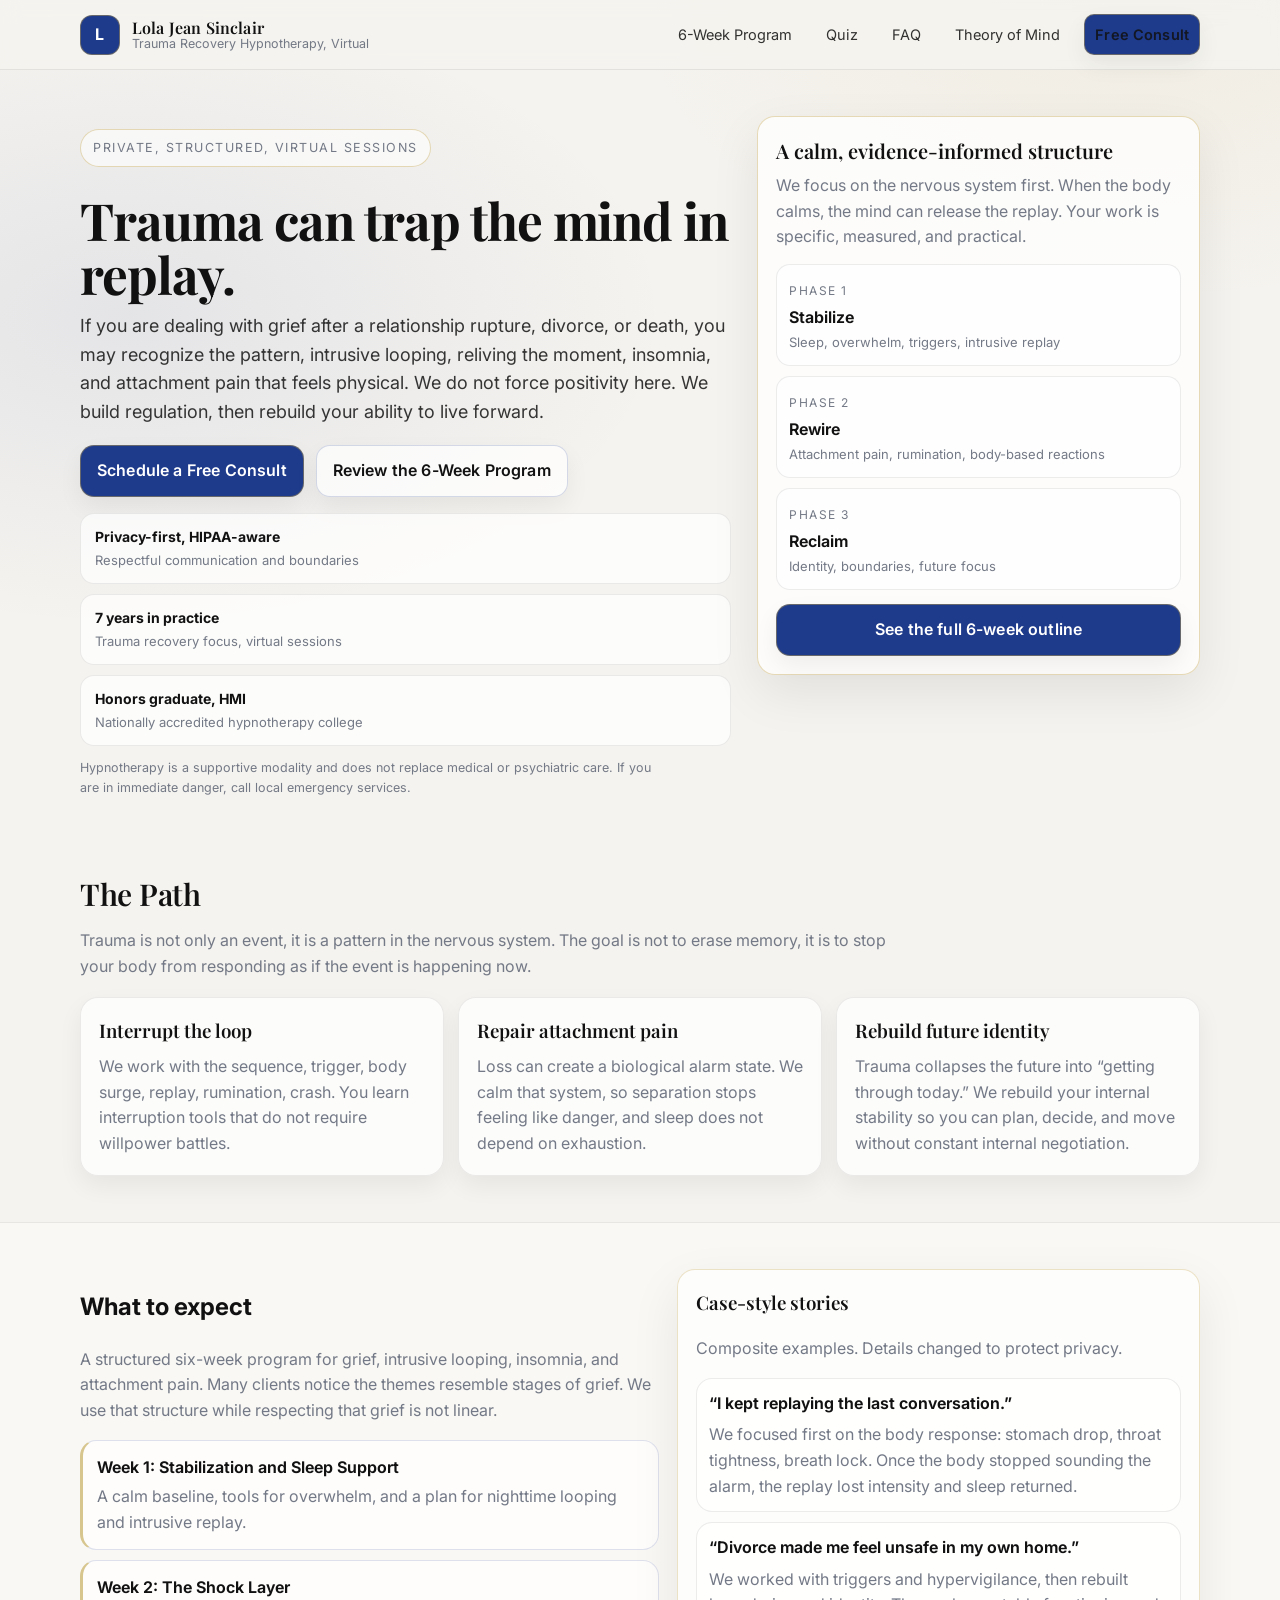
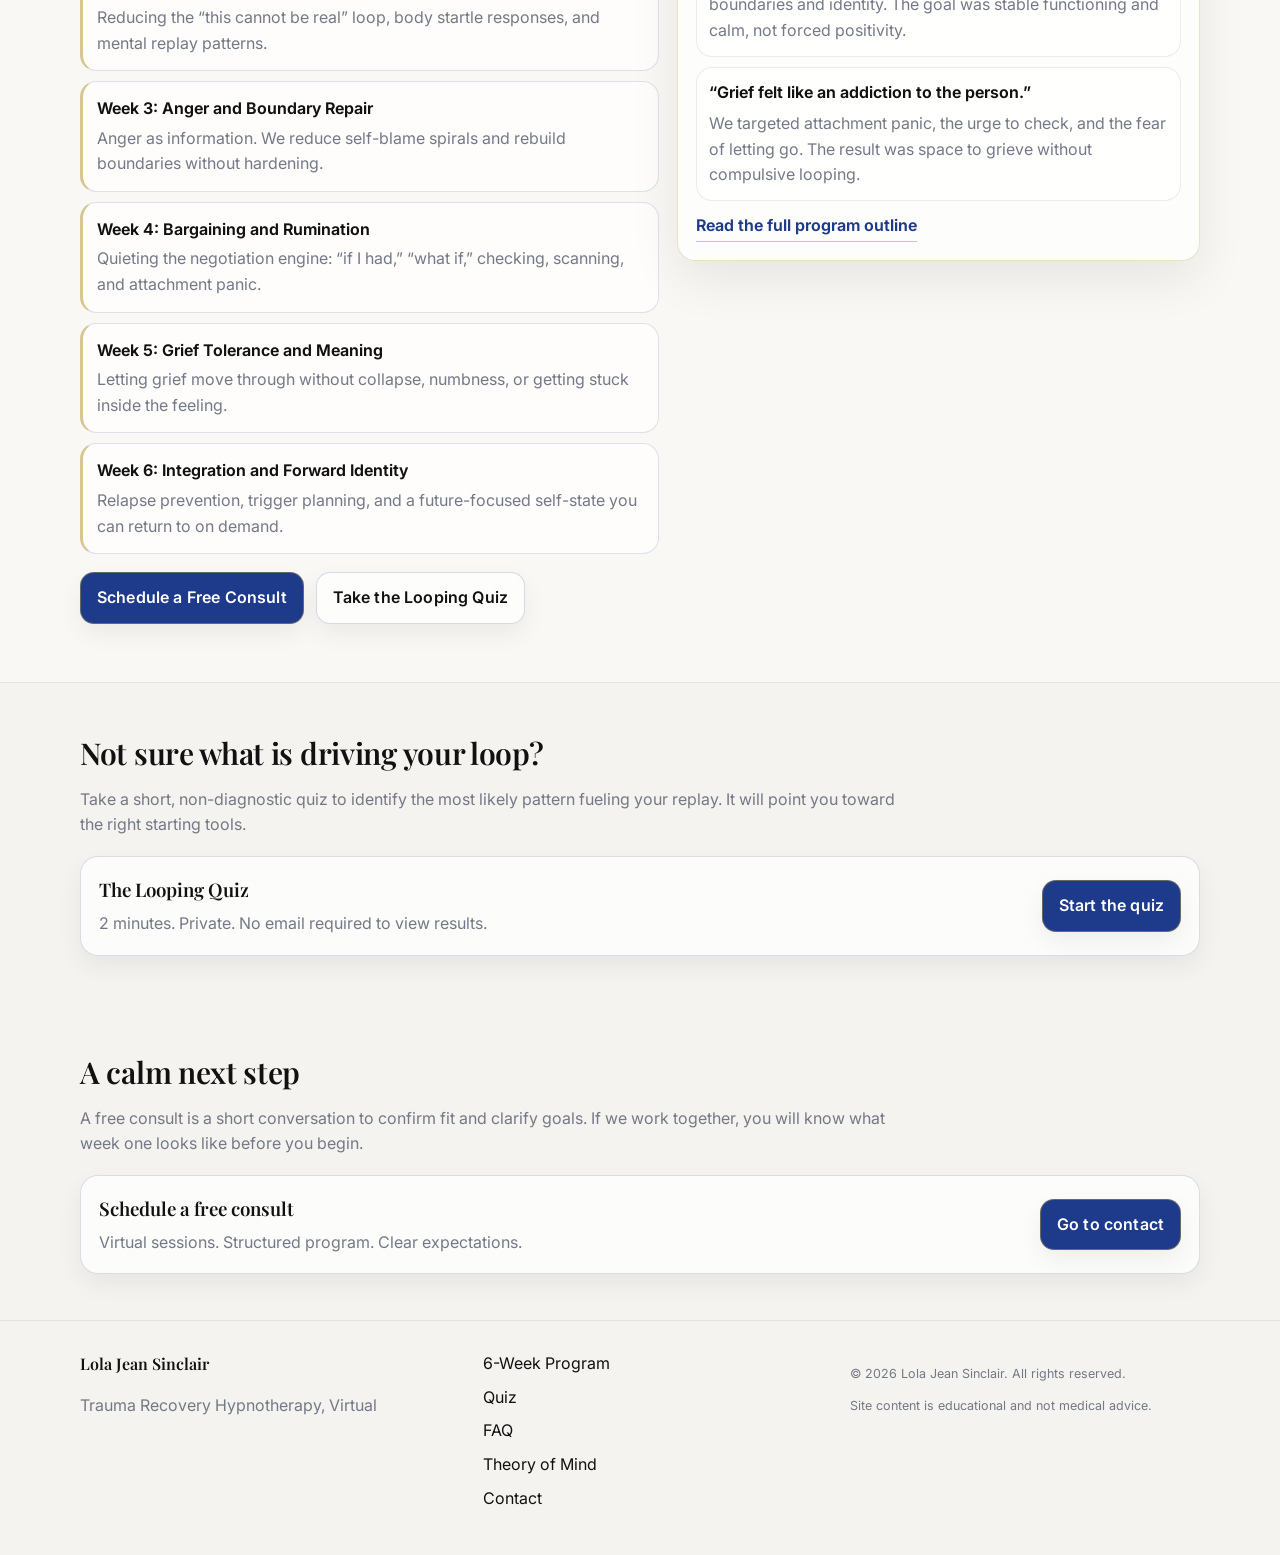
<file: index.html>
<!doctype html>
<html lang="en">
<head>
  <meta charset="utf-8" />
  <meta name="viewport" content="width=device-width, initial-scale=1" />
  <title>Lola Jean Sinclair | Trauma Recovery Hypnotherapy (Virtual)</title>
  <meta name="description" content="Trauma recovery hypnotherapy for grief, intrusive looping, insomnia, and attachment pain. Structured six-week program. Virtual sessions. Book a free consult." />
  <link rel="stylesheet" href="styles.css" />
  <link rel="icon" href="favicon.ico" />
</head>

<body>
  <a class="skip-link" href="#main">Skip to content</a>

  <header class="site-header">
    <div class="container header-inner">
      <a class="brand" href="index.html" aria-label="Home">
        <span class="brand-mark" aria-hidden="true">L</span>
        <span class="brand-text">
          <span class="brand-name">Lola Jean Sinclair</span>
          <span class="brand-sub">Trauma Recovery Hypnotherapy, Virtual</span>
        </span>
      </a>

      <nav class="nav" aria-label="Primary">
        <a href="program.html">6-Week Program</a>
        <a href="quiz.html">Quiz</a>
        <a href="faq.html">FAQ</a>
        <a href="kappas-theory.html">Theory of Mind</a>
        <a class="btn btn-small" href="contact.html">Free Consult</a>
      </nav>

      <button class="nav-toggle" id="navToggle" aria-label="Open menu" aria-expanded="false" aria-controls="mobileNav">
        <span aria-hidden="true">Menu</span>
      </button>
    </div>

    <div class="mobile-nav" id="mobileNav" hidden>
      <div class="container mobile-nav-inner">
        <a href="program.html">6-Week Program</a>
        <a href="quiz.html">Quiz</a>
        <a href="faq.html">FAQ</a>
        <a href="kappas-theory.html">Theory of Mind</a>
        <a class="btn" href="contact.html">Book a Free Consult</a>
      </div>
    </div>
  </header>

  <main id="main">
    <!-- HERO -->
    <section class="hero">
      <div class="container hero-grid">
        <div class="hero-copy">
          <p class="eyebrow">Private, structured, virtual sessions</p>

          <h1>Trauma can trap the mind in replay.</h1>

          <p class="lead">
            If you are dealing with grief after a relationship rupture, divorce, or death, you may recognize the pattern,
            intrusive looping, reliving the moment, insomnia, and attachment pain that feels physical.
            We do not force positivity here. We build regulation, then rebuild your ability to live forward.
          </p>

          <div class="cta-row">
            <a class="btn" href="contact.html">Schedule a Free Consult</a>
            <a class="btn btn-ghost" href="program.html">Review the 6-Week Program</a>
          </div>

          <ul class="trust-badges" aria-label="Credentials">
            <li>
              <strong>Privacy-first, HIPAA-aware</strong>
              <span>Respectful communication and boundaries</span>
            </li>
            <li>
              <strong>7 years in practice</strong>
              <span>Trauma recovery focus, virtual sessions</span>
            </li>
            <li>
              <strong>Honors graduate, HMI</strong>
              <span>Nationally accredited hypnotherapy college</span>
            </li>
          </ul>

          <p class="fineprint">
            Hypnotherapy is a supportive modality and does not replace medical or psychiatric care.
            If you are in immediate danger, call local emergency services.
          </p>
        </div>

        <!-- SIDE CARD -->
        <div class="hero-card" aria-label="Overview">
          <div class="glass">
            <h2 class="card-title">A calm, evidence-informed structure</h2>
            <p class="card-sub">
              We focus on the nervous system first. When the body calms, the mind can release the replay.
              Your work is specific, measured, and practical.
            </p>

            <div class="mini-steps">
              <div class="mini-step">
                <span class="step-kicker">Phase 1</span>
                <span class="step-title">Stabilize</span>
                <span class="step-desc">Sleep, overwhelm, triggers, intrusive replay</span>
              </div>
              <div class="mini-step">
                <span class="step-kicker">Phase 2</span>
                <span class="step-title">Rewire</span>
                <span class="step-desc">Attachment pain, rumination, body-based reactions</span>
              </div>
              <div class="mini-step">
                <span class="step-kicker">Phase 3</span>
                <span class="step-title">Reclaim</span>
                <span class="step-desc">Identity, boundaries, future focus</span>
              </div>
            </div>

            <a class="btn btn-wide" href="program.html">See the full 6-week outline</a>
          </div>
        </div>
      </div>
    </section>

    <!-- THE PATH -->
    <section class="section">
      <div class="container">
        <div class="section-head">
          <h2>The Path</h2>
          <p>
            Trauma is not only an event, it is a pattern in the nervous system.
            The goal is not to erase memory, it is to stop your body from responding as if the event is happening now.
          </p>
        </div>

        <div class="cards">
          <article class="card">
            <h3>Interrupt the loop</h3>
            <p>
              We work with the sequence, trigger, body surge, replay, rumination, crash.
              You learn interruption tools that do not require willpower battles.
            </p>
          </article>

          <article class="card">
            <h3>Repair attachment pain</h3>
            <p>
              Loss can create a biological alarm state. We calm that system, so separation stops feeling like danger,
              and sleep does not depend on exhaustion.
            </p>
          </article>

          <article class="card">
            <h3>Rebuild future identity</h3>
            <p>
              Trauma collapses the future into “getting through today.” We rebuild your internal stability so you can plan,
              decide, and move without constant internal negotiation.
            </p>
          </article>
        </div>
      </div>
    </section>

    <!-- WHAT TO EXPECT + STORIES -->
    <section class="section alt">
      <div class="container">
        <div class="two-col">
          <div>
            <h2>What to expect</h2>
            <p class="muted">
              A structured six-week program for grief, intrusive looping, insomnia, and attachment pain.
              Many clients notice the themes resemble stages of grief. We use that structure while respecting that grief is not linear.
            </p>

            <ol class="timeline">
              <li>
                <span class="t-title">Week 1: Stabilization and Sleep Support</span>
                <span class="t-desc">A calm baseline, tools for overwhelm, and a plan for nighttime looping and intrusive replay.</span>
              </li>
              <li>
                <span class="t-title">Week 2: The Shock Layer</span>
                <span class="t-desc">Reducing the “this cannot be real” loop, body startle responses, and mental replay patterns.</span>
              </li>
              <li>
                <span class="t-title">Week 3: Anger and Boundary Repair</span>
                <span class="t-desc">Anger as information. We reduce self-blame spirals and rebuild boundaries without hardening.</span>
              </li>
              <li>
                <span class="t-title">Week 4: Bargaining and Rumination</span>
                <span class="t-desc">Quieting the negotiation engine: “if I had,” “what if,” checking, scanning, and attachment panic.</span>
              </li>
              <li>
                <span class="t-title">Week 5: Grief Tolerance and Meaning</span>
                <span class="t-desc">Letting grief move through without collapse, numbness, or getting stuck inside the feeling.</span>
              </li>
              <li>
                <span class="t-title">Week 6: Integration and Forward Identity</span>
                <span class="t-desc">Relapse prevention, trigger planning, and a future-focused self-state you can return to on demand.</span>
              </li>
            </ol>

            <div class="cta-row">
              <a class="btn" href="contact.html">Schedule a Free Consult</a>
              <a class="btn btn-ghost" href="quiz.html">Take the Looping Quiz</a>
            </div>
          </div>

          <div class="panel">
            <h3>Case-style stories</h3>
            <p class="muted">Composite examples. Details changed to protect privacy.</p>

            <div class="story">
              <p class="story-title">“I kept replaying the last conversation.”</p>
              <p class="story-body">
                We focused first on the body response: stomach drop, throat tightness, breath lock.
                Once the body stopped sounding the alarm, the replay lost intensity and sleep returned.
              </p>
            </div>

            <div class="story">
              <p class="story-title">“Divorce made me feel unsafe in my own home.”</p>
              <p class="story-body">
                We worked with triggers and hypervigilance, then rebuilt boundaries and identity.
                The goal was stable functioning and calm, not forced positivity.
              </p>
            </div>

            <div class="story">
              <p class="story-title">“Grief felt like an addiction to the person.”</p>
              <p class="story-body">
                We targeted attachment panic, the urge to check, and the fear of letting go.
                The result was space to grieve without compulsive looping.
              </p>
            </div>

            <a class="link" href="program.html">Read the full program outline</a>
          </div>
        </div>
      </div>
    </section>

    <!-- QUIZ CTA -->
    <section class="section">
      <div class="container">
        <div class="section-head">
          <h2>Not sure what is driving your loop?</h2>
          <p>
            Take a short, non-diagnostic quiz to identify the most likely pattern fueling your replay.
            It will point you toward the right starting tools.
          </p>
        </div>

        <div class="cta-slab">
          <div>
            <h3>The Looping Quiz</h3>
            <p class="muted">2 minutes. Private. No email required to view results.</p>
          </div>
          <a class="btn" href="quiz.html">Start the quiz</a>
        </div>
      </div>
    </section>

    <!-- FINAL CTA -->
    <section class="section">
      <div class="container">
        <div class="section-head">
          <h2>A calm next step</h2>
          <p>
            A free consult is a short conversation to confirm fit and clarify goals.
            If we work together, you will know what week one looks like before you begin.
          </p>
        </div>

        <div class="cta-slab">
          <div>
            <h3>Schedule a free consult</h3>
            <p class="muted">Virtual sessions. Structured program. Clear expectations.</p>
          </div>
          <a class="btn" href="contact.html">Go to contact</a>
        </div>
      </div>
    </section>
  </main>

  <footer class="site-footer">
    <div class="container footer-grid">
      <div>
        <p class="footer-brand">Lola Jean Sinclair</p>
        <p class="muted">Trauma Recovery Hypnotherapy, Virtual</p>
      </div>

      <div class="footer-links">
        <a href="program.html">6-Week Program</a>
        <a href="quiz.html">Quiz</a>
        <a href="faq.html">FAQ</a>
        <a href="kappas-theory.html">Theory of Mind</a>
        <a href="contact.html">Contact</a>
      </div>

      <div class="muted small">
        <p>© <span id="year"></span> Lola Jean Sinclair. All rights reserved.</p>
        <p>Site content is educational and not medical advice.</p>
      </div>
    </div>
  </footer>

  <script src="script.js"></script>
</body>
</html>
</file>
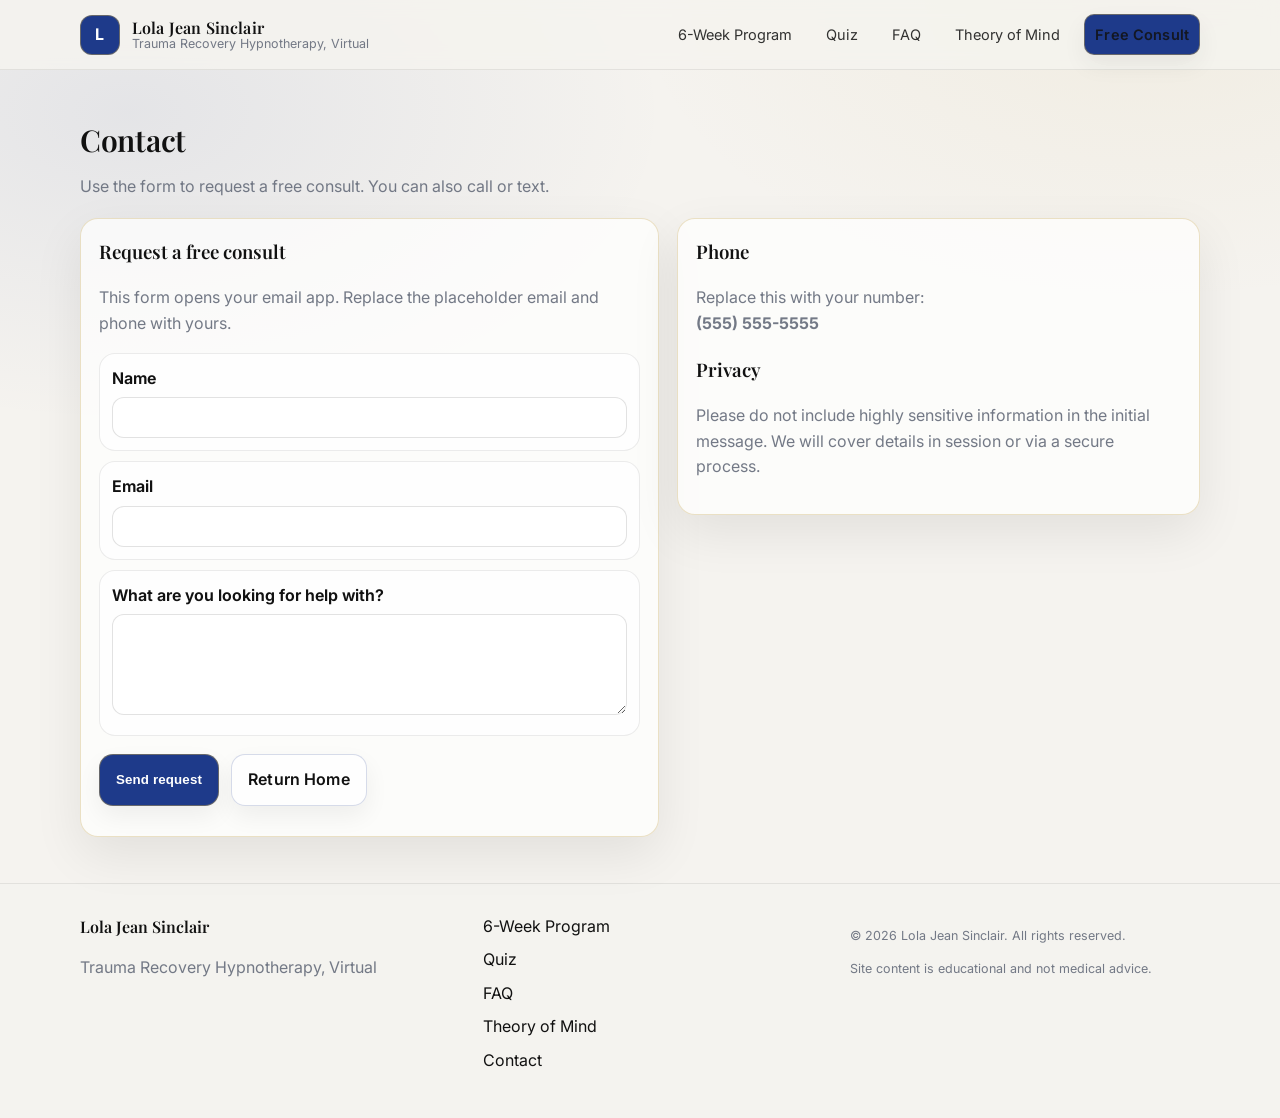
<file: contact.html>
<!doctype html>
<html lang="en">
<head>
  <meta charset="utf-8" />
  <meta name="viewport" content="width=device-width, initial-scale=1" />
  <title>Contact | Lola Jean Sinclair</title>
  <meta name="description" content="Book a free consult for trauma recovery hypnotherapy. Virtual sessions. Contact form and phone." />
  <link rel="stylesheet" href="styles.css" />
</head>
<body>
  <header class="site-header">
    <div class="container header-inner">
      <a class="brand" href="index.html" aria-label="Home">
        <span class="brand-mark" aria-hidden="true">L</span>
        <span class="brand-text">
          <span class="brand-name">Lola Jean Sinclair</span>
          <span class="brand-sub">Trauma Recovery Hypnotherapy, Virtual</span>
        </span>
      </a>

      <nav class="nav" aria-label="Primary">
        <a href="program.html">6-Week Program</a>
        <a href="quiz.html">Quiz</a>
        <a href="faq.html">FAQ</a>
        <a href="kappas-theory.html">Theory of Mind</a>
        <a class="btn btn-small" href="contact.html">Free Consult</a>
      </nav>

      <button class="nav-toggle" id="navToggle" aria-label="Open menu" aria-expanded="false" aria-controls="mobileNav">
        <span aria-hidden="true">Menu</span>
      </button>
    </div>

    <div class="mobile-nav" id="mobileNav" hidden>
      <div class="container mobile-nav-inner">
        <a href="program.html">6-Week Program</a>
        <a href="quiz.html">Quiz</a>
        <a href="faq.html">FAQ</a>
        <a href="kappas-theory.html">Theory of Mind</a>
        <a class="btn" href="contact.html">Book a Free Consult</a>
      </div>
    </div>
  </header>

  <main id="main">
    <section class="section">
      <div class="container">
        <div class="section-head">
          <h2>Contact</h2>
          <p>
            Use the form to request a free consult. You can also call or text.
          </p>
        </div>

        <div class="two-col">
          <div class="panel">
            <h3>Request a free consult</h3>
            <p class="muted">This form opens your email app. Replace the placeholder email and phone with yours.</p>

            <form action="mailto:youremail@example.com" method="post" enctype="text/plain">
              <div class="story">
                <p class="story-title">Name</p>
                <p class="story-body"><input name="name" required style="width:100%; padding:12px; border-radius:12px; border:1px solid rgba(17,17,17,.12);" /></p>
              </div>

              <div class="story">
                <p class="story-title">Email</p>
                <p class="story-body"><input type="email" name="email" required style="width:100%; padding:12px; border-radius:12px; border:1px solid rgba(17,17,17,.12);" /></p>
              </div>

              <div class="story">
                <p class="story-title">What are you looking for help with?</p>
                <p class="story-body">
                  <textarea name="message" rows="5" required style="width:100%; padding:12px; border-radius:12px; border:1px solid rgba(17,17,17,.12);"></textarea>
                </p>
              </div>

              <div class="cta-row">
                <button class="btn" type="submit">Send request</button>
                <a class="btn btn-ghost" href="index.html">Return Home</a>
              </div>
            </form>
          </div>

          <div class="panel">
            <h3>Phone</h3>
            <p class="muted">
              Replace this with your number:
              <br />
              <strong>(555) 555-5555</strong>
            </p>

            <h3 style="margin-top:18px;">Privacy</h3>
            <p class="muted">
              Please do not include highly sensitive information in the initial message.
              We will cover details in session or via a secure process.
            </p>
          </div>
        </div>
      </div>
    </section>
  </main>

  <footer class="site-footer">
    <div class="container footer-grid">
      <div>
        <p class="footer-brand">Lola Jean Sinclair</p>
        <p class="muted">Trauma Recovery Hypnotherapy, Virtual</p>
      </div>
      <div class="footer-links">
        <a href="program.html">6-Week Program</a>
        <a href="quiz.html">Quiz</a>
        <a href="faq.html">FAQ</a>
        <a href="kappas-theory.html">Theory of Mind</a>
        <a href="contact.html">Contact</a>
      </div>
      <div class="muted small">
        <p>© <span id="year"></span> Lola Jean Sinclair. All rights reserved.</p>
        <p>Site content is educational and not medical advice.</p>
      </div>
    </div>
  </footer>

  <script src="script.js"></script>
</body>
</html>
</file>
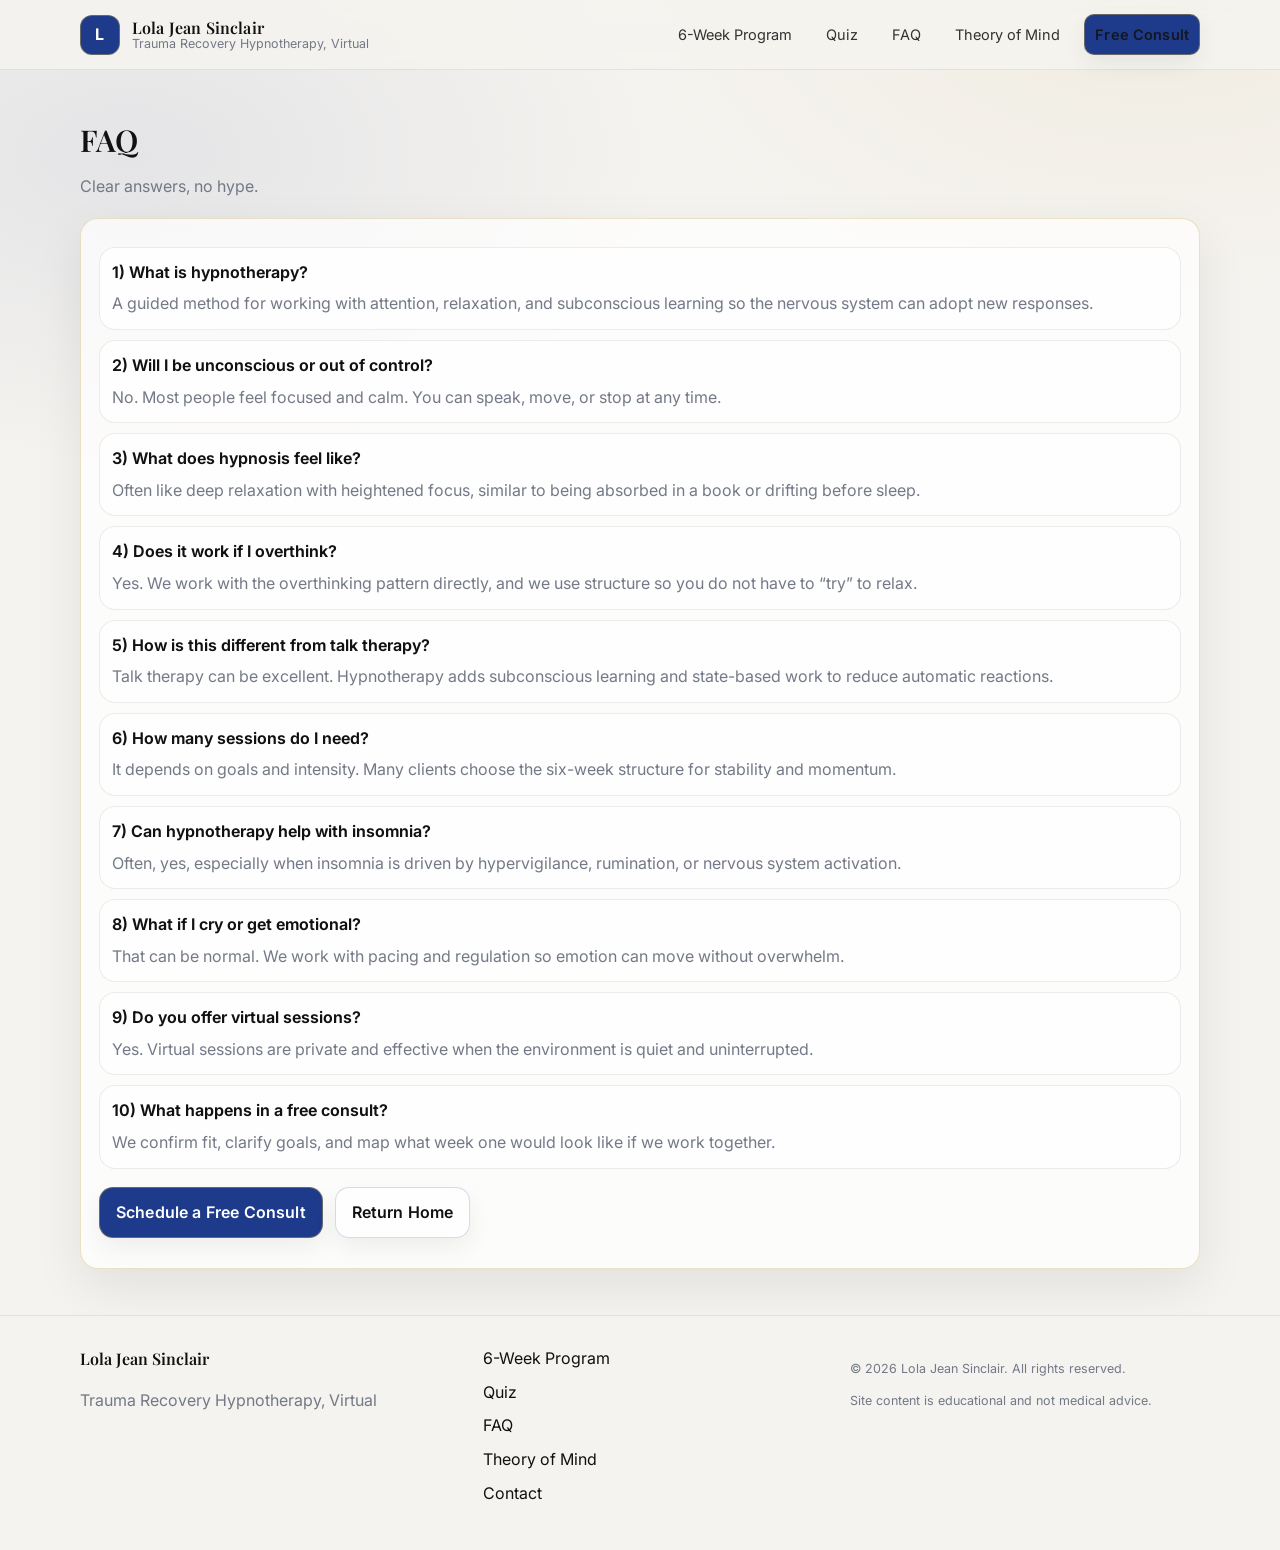
<file: faq.html>
<!doctype html>
<html lang="en">
<head>
  <meta charset="utf-8" />
  <meta name="viewport" content="width=device-width, initial-scale=1" />
  <title>FAQ | Lola Jean Sinclair</title>
  <meta name="description" content="Frequently asked questions about hypnotherapy, how it works, what it feels like, and what to expect." />
  <link rel="stylesheet" href="styles.css" />
</head>
<body>
  <header class="site-header">
    <div class="container header-inner">
      <a class="brand" href="index.html" aria-label="Home">
        <span class="brand-mark" aria-hidden="true">L</span>
        <span class="brand-text">
          <span class="brand-name">Lola Jean Sinclair</span>
          <span class="brand-sub">Trauma Recovery Hypnotherapy, Virtual</span>
        </span>
      </a>

      <nav class="nav" aria-label="Primary">
        <a href="program.html">6-Week Program</a>
        <a href="quiz.html">Quiz</a>
        <a href="faq.html">FAQ</a>
        <a href="kappas-theory.html">Theory of Mind</a>
        <a class="btn btn-small" href="contact.html">Free Consult</a>
      </nav>

      <button class="nav-toggle" id="navToggle" aria-label="Open menu" aria-expanded="false" aria-controls="mobileNav">
        <span aria-hidden="true">Menu</span>
      </button>
    </div>

    <div class="mobile-nav" id="mobileNav" hidden>
      <div class="container mobile-nav-inner">
        <a href="program.html">6-Week Program</a>
        <a href="quiz.html">Quiz</a>
        <a href="faq.html">FAQ</a>
        <a href="kappas-theory.html">Theory of Mind</a>
        <a class="btn" href="contact.html">Book a Free Consult</a>
      </div>
    </div>
  </header>

  <main id="main">
    <section class="section">
      <div class="container">
        <div class="section-head">
          <h2>FAQ</h2>
          <p>Clear answers, no hype.</p>
        </div>

        <div class="panel">
          <div class="story">
            <p class="story-title">1) What is hypnotherapy?</p>
            <p class="story-body">A guided method for working with attention, relaxation, and subconscious learning so the nervous system can adopt new responses.</p>
          </div>
          <div class="story">
            <p class="story-title">2) Will I be unconscious or out of control?</p>
            <p class="story-body">No. Most people feel focused and calm. You can speak, move, or stop at any time.</p>
          </div>
          <div class="story">
            <p class="story-title">3) What does hypnosis feel like?</p>
            <p class="story-body">Often like deep relaxation with heightened focus, similar to being absorbed in a book or drifting before sleep.</p>
          </div>
          <div class="story">
            <p class="story-title">4) Does it work if I overthink?</p>
            <p class="story-body">Yes. We work with the overthinking pattern directly, and we use structure so you do not have to “try” to relax.</p>
          </div>
          <div class="story">
            <p class="story-title">5) How is this different from talk therapy?</p>
            <p class="story-body">Talk therapy can be excellent. Hypnotherapy adds subconscious learning and state-based work to reduce automatic reactions.</p>
          </div>
          <div class="story">
            <p class="story-title">6) How many sessions do I need?</p>
            <p class="story-body">It depends on goals and intensity. Many clients choose the six-week structure for stability and momentum.</p>
          </div>
          <div class="story">
            <p class="story-title">7) Can hypnotherapy help with insomnia?</p>
            <p class="story-body">Often, yes, especially when insomnia is driven by hypervigilance, rumination, or nervous system activation.</p>
          </div>
          <div class="story">
            <p class="story-title">8) What if I cry or get emotional?</p>
            <p class="story-body">That can be normal. We work with pacing and regulation so emotion can move without overwhelm.</p>
          </div>
          <div class="story">
            <p class="story-title">9) Do you offer virtual sessions?</p>
            <p class="story-body">Yes. Virtual sessions are private and effective when the environment is quiet and uninterrupted.</p>
          </div>
          <div class="story">
            <p class="story-title">10) What happens in a free consult?</p>
            <p class="story-body">We confirm fit, clarify goals, and map what week one would look like if we work together.</p>
          </div>

          <div class="cta-row">
            <a class="btn" href="contact.html">Schedule a Free Consult</a>
            <a class="btn btn-ghost" href="index.html">Return Home</a>
          </div>
        </div>
      </div>
    </section>
  </main>

  <footer class="site-footer">
    <div class="container footer-grid">
      <div>
        <p class="footer-brand">Lola Jean Sinclair</p>
        <p class="muted">Trauma Recovery Hypnotherapy, Virtual</p>
      </div>
      <div class="footer-links">
        <a href="program.html">6-Week Program</a>
        <a href="quiz.html">Quiz</a>
        <a href="faq.html">FAQ</a>
        <a href="kappas-theory.html">Theory of Mind</a>
        <a href="contact.html">Contact</a>
      </div>
      <div class="muted small">
        <p>© <span id="year"></span> Lola Jean Sinclair. All rights reserved.</p>
        <p>Site content is educational and not medical advice.</p>
      </div>
    </div>
  </footer>

  <script src="script.js"></script>
</body>
</html>
</file>
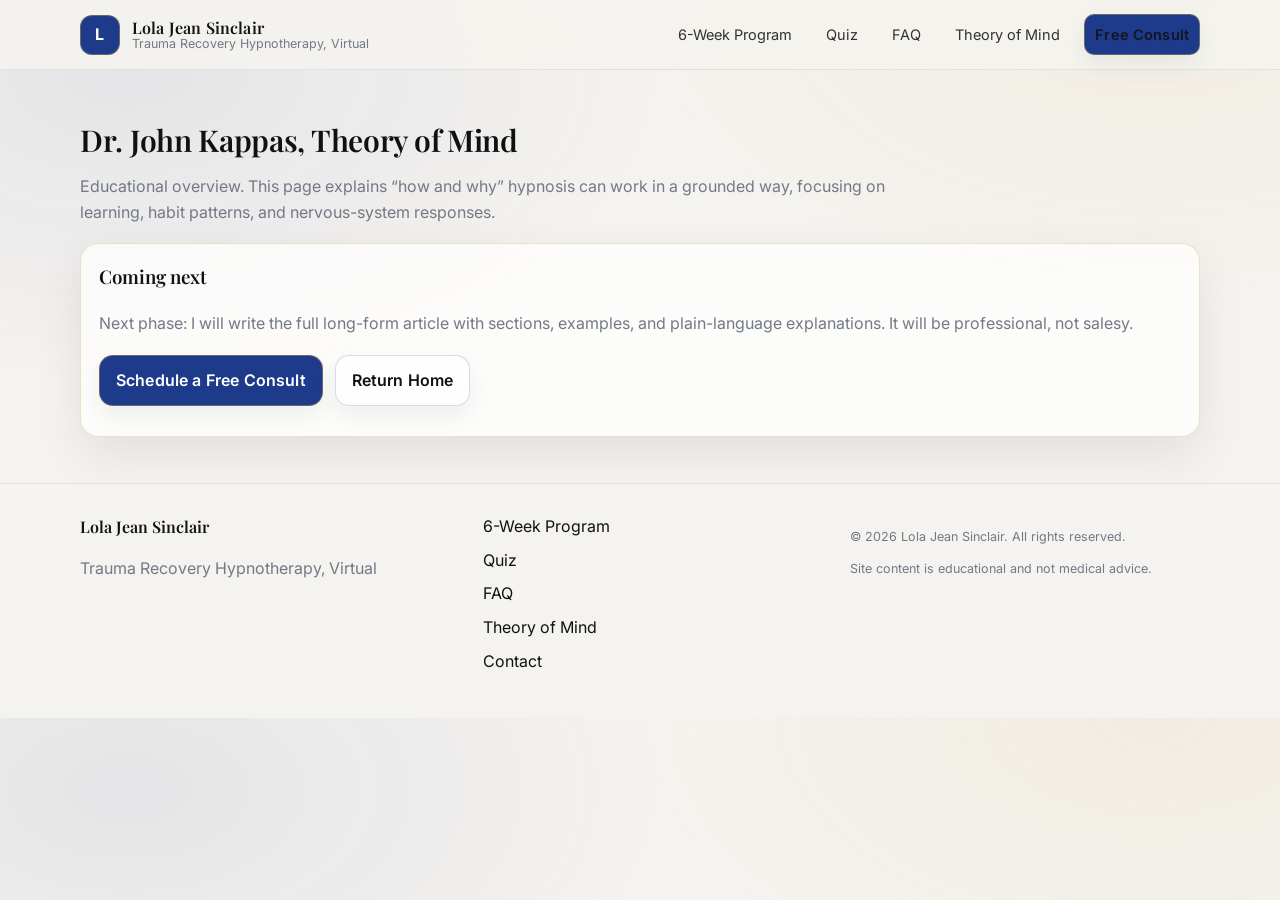
<file: kappas-theory.html>
<!doctype html>
<html lang="en">
<head>
  <meta charset="utf-8" />
  <meta name="viewport" content="width=device-width, initial-scale=1" />
  <title>Dr. John Kappas Theory of Mind | Lola Jean Sinclair</title>
  <meta name="description" content="An educational overview of Dr. John Kappas' theory of mind and why hypnotherapy can work for learned patterns and nervous-system responses." />
  <link rel="stylesheet" href="styles.css" />
</head>
<body>
  <header class="site-header">
    <div class="container header-inner">
      <a class="brand" href="index.html" aria-label="Home">
        <span class="brand-mark" aria-hidden="true">L</span>
        <span class="brand-text">
          <span class="brand-name">Lola Jean Sinclair</span>
          <span class="brand-sub">Trauma Recovery Hypnotherapy, Virtual</span>
        </span>
      </a>

      <nav class="nav" aria-label="Primary">
        <a href="program.html">6-Week Program</a>
        <a href="quiz.html">Quiz</a>
        <a href="faq.html">FAQ</a>
        <a href="kappas-theory.html">Theory of Mind</a>
        <a class="btn btn-small" href="contact.html">Free Consult</a>
      </nav>

      <button class="nav-toggle" id="navToggle" aria-label="Open menu" aria-expanded="false" aria-controls="mobileNav">
        <span aria-hidden="true">Menu</span>
      </button>
    </div>

    <div class="mobile-nav" id="mobileNav" hidden>
      <div class="container mobile-nav-inner">
        <a href="program.html">6-Week Program</a>
        <a href="quiz.html">Quiz</a>
        <a href="faq.html">FAQ</a>
        <a href="kappas-theory.html">Theory of Mind</a>
        <a class="btn" href="contact.html">Book a Free Consult</a>
      </div>
    </div>
  </header>

  <main id="main">
    <section class="section">
      <div class="container">
        <div class="section-head">
          <h2>Dr. John Kappas, Theory of Mind</h2>
          <p>
            Educational overview. This page explains “how and why” hypnosis can work in a grounded way,
            focusing on learning, habit patterns, and nervous-system responses.
          </p>
        </div>

        <div class="panel">
          <h3>Coming next</h3>
          <p class="muted">
            Next phase: I will write the full long-form article with sections, examples, and plain-language explanations.
            It will be professional, not salesy.
          </p>

          <div class="cta-row">
            <a class="btn" href="contact.html">Schedule a Free Consult</a>
            <a class="btn btn-ghost" href="index.html">Return Home</a>
          </div>
        </div>
      </div>
    </section>
  </main>

  <footer class="site-footer">
    <div class="container footer-grid">
      <div>
        <p class="footer-brand">Lola Jean Sinclair</p>
        <p class="muted">Trauma Recovery Hypnotherapy, Virtual</p>
      </div>
      <div class="footer-links">
        <a href="program.html">6-Week Program</a>
        <a href="quiz.html">Quiz</a>
        <a href="faq.html">FAQ</a>
        <a href="kappas-theory.html">Theory of Mind</a>
        <a href="contact.html">Contact</a>
      </div>
      <div class="muted small">
        <p>© <span id="year"></span> Lola Jean Sinclair. All rights reserved.</p>
        <p>Site content is educational and not medical advice.</p>
      </div>
    </div>
  </footer>

  <script src="script.js"></script>
</body>
</html>
</file>
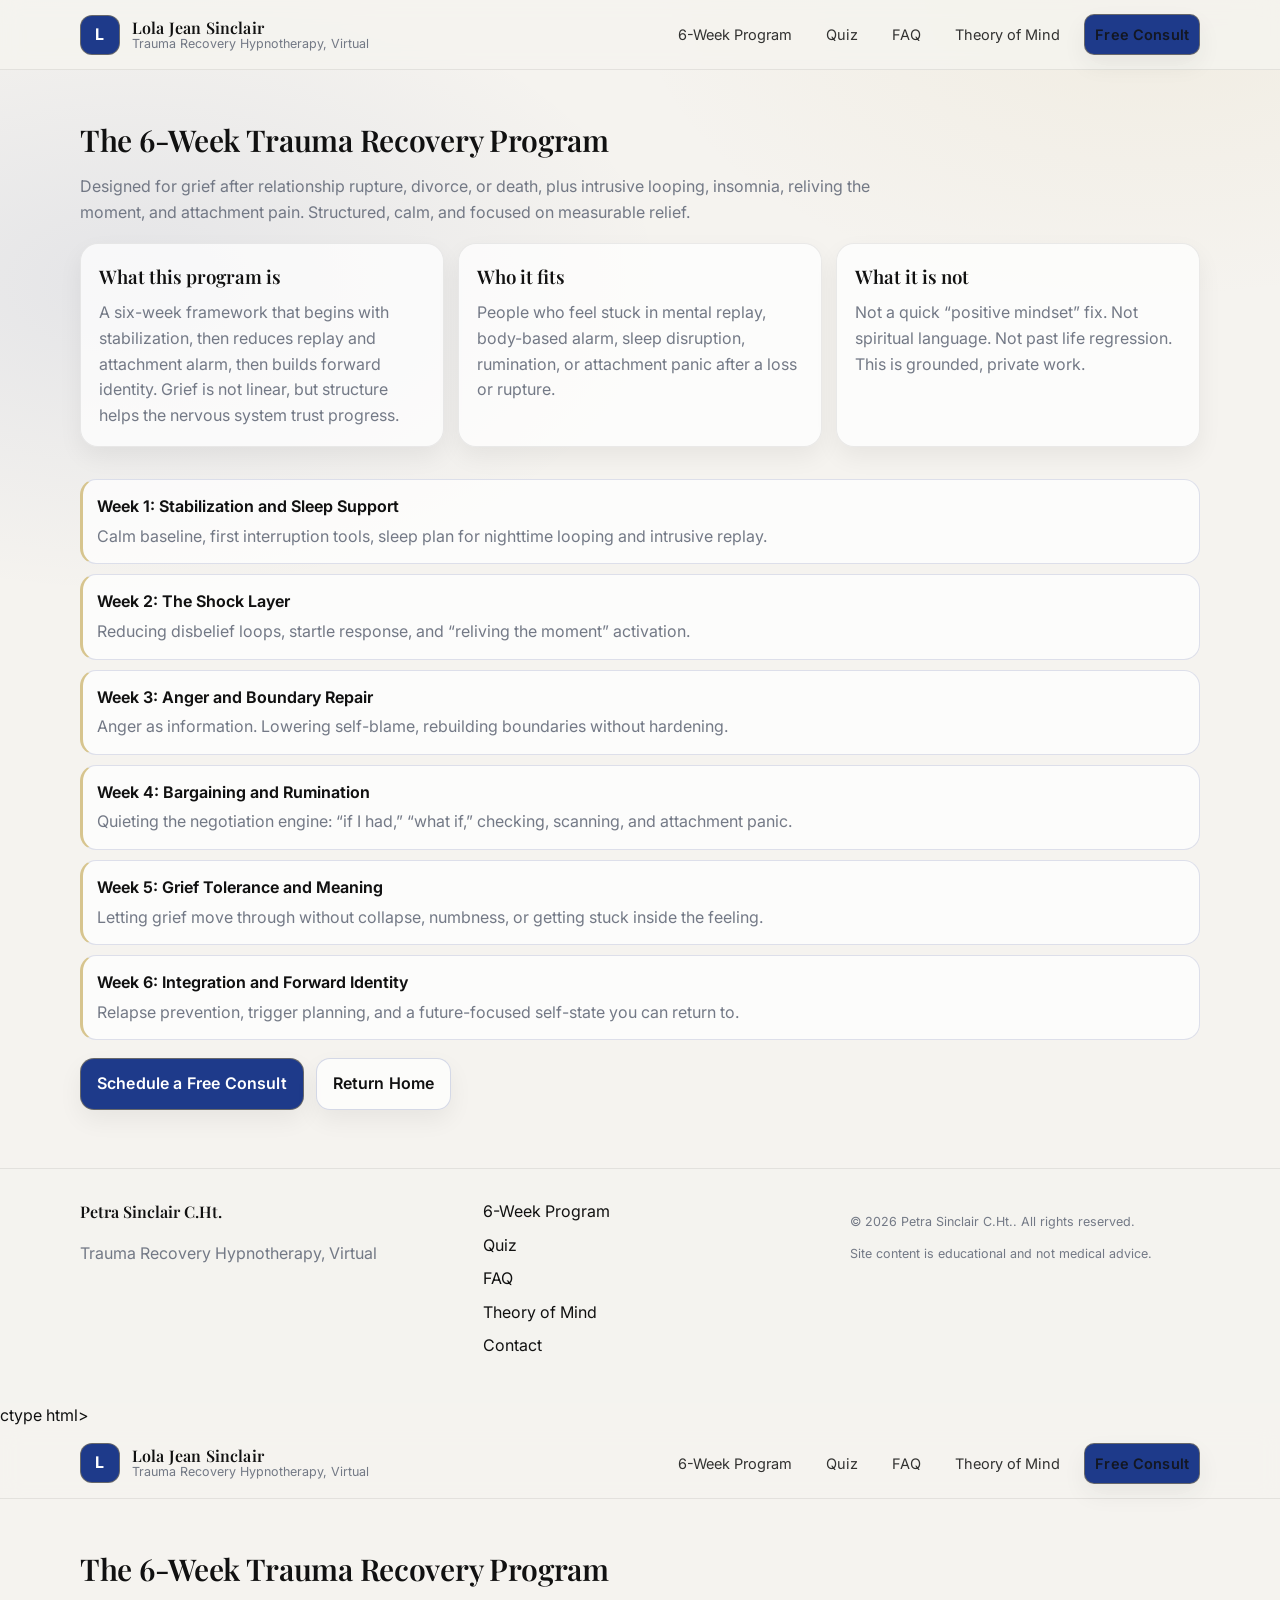
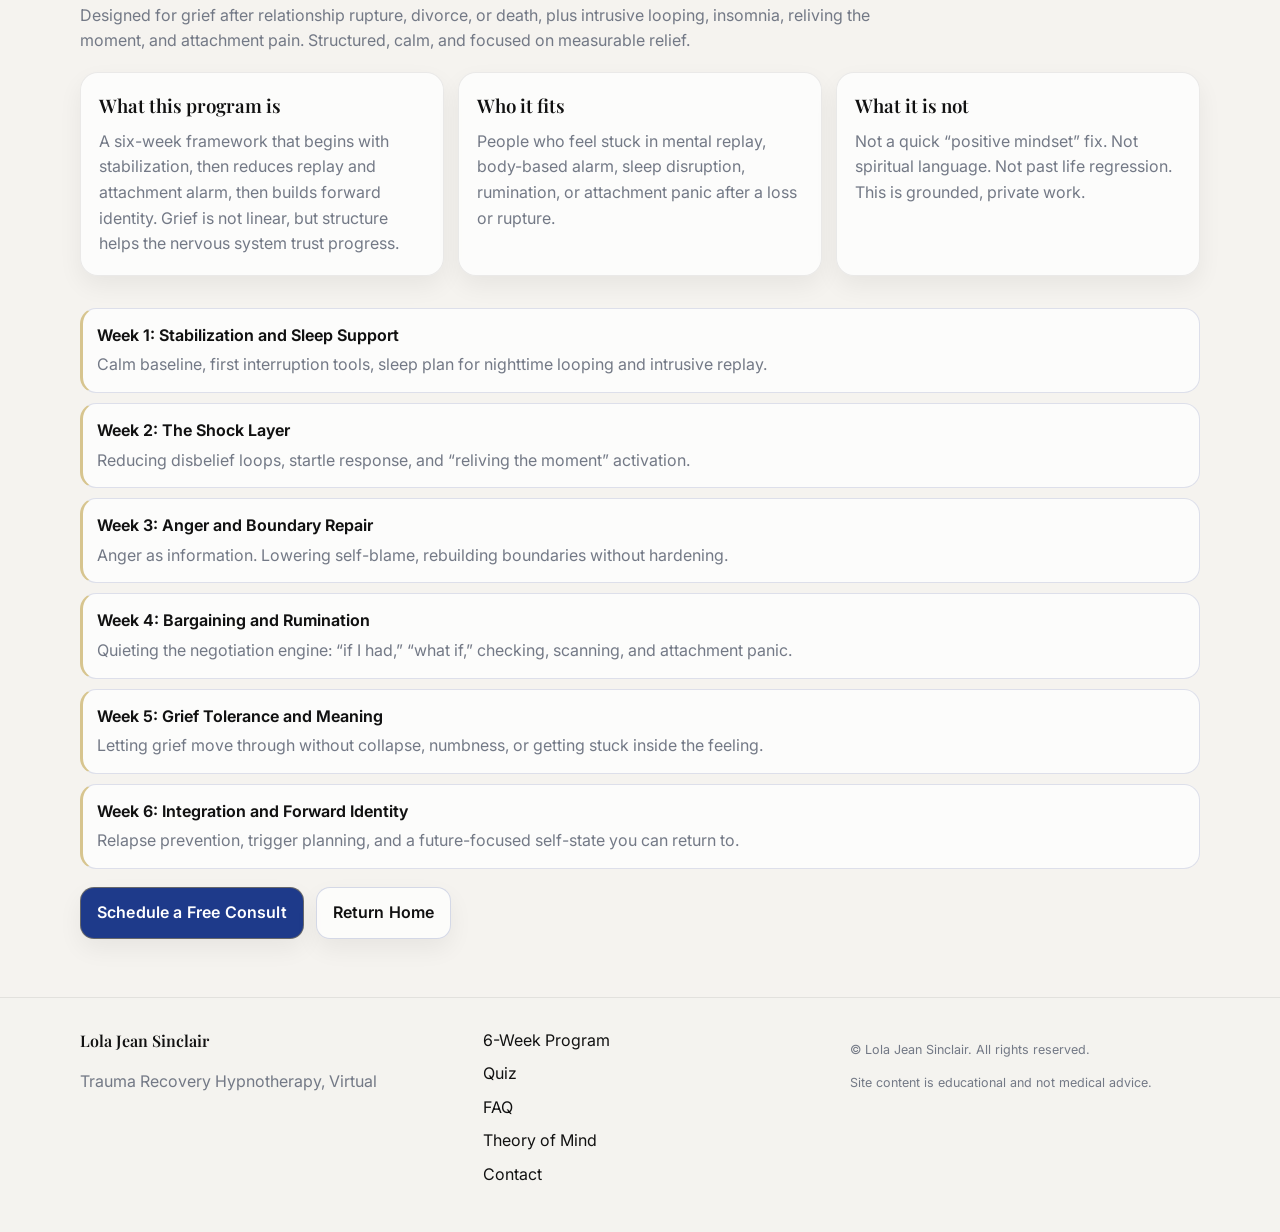
<file: program.html>
<!do<!doctype html>
<html lang="en">
<head>
  <meta charset="utf-8" />
  <meta name="viewport" content="width=device-width, initial-scale=1" />
  <title>6-Week Program | Lola Jean Sinclair</title>
  <meta name="description" content="A structured six-week trauma recovery hypnotherapy program for grief, intrusive looping, insomnia, and attachment pain. Virtual sessions." />
  <link rel="stylesheet" href="styles.css" />
</head>
<body>
  <header class="site-header">
    <div class="container header-inner">
      <a class="brand" href="index.html" aria-label="Home">
        <span class="brand-mark" aria-hidden="true">L</span>
        <span class="brand-text">
          <span class="brand-name">Lola Jean Sinclair</span>
          <span class="brand-sub">Trauma Recovery Hypnotherapy, Virtual</span>
        </span>
      </a>

      <nav class="nav" aria-label="Primary">
        <a href="program.html">6-Week Program</a>
        <a href="quiz.html">Quiz</a>
        <a href="faq.html">FAQ</a>
        <a href="kappas-theory.html">Theory of Mind</a>
        <a class="btn btn-small" href="contact.html">Free Consult</a>
      </nav>

      <button class="nav-toggle" id="navToggle" aria-label="Open menu" aria-expanded="false" aria-controls="mobileNav">
        <span aria-hidden="true">Menu</span>
      </button>
    </div>

    <div class="mobile-nav" id="mobileNav" hidden>
      <div class="container mobile-nav-inner">
        <a href="program.html">6-Week Program</a>
        <a href="quiz.html">Quiz</a>
        <a href="faq.html">FAQ</a>
        <a href="kappas-theory.html">Theory of Mind</a>
        <a class="btn" href="contact.html">Book a Free Consult</a>
      </div>
    </div>
  </header>

  <main id="main">
    <section class="section">
      <div class="container">
        <div class="section-head">
          <h2>The 6-Week Trauma Recovery Program</h2>
          <p>
            Designed for grief after relationship rupture, divorce, or death, plus intrusive looping, insomnia, reliving the moment, and attachment pain.
            Structured, calm, and focused on measurable relief.
          </p>
        </div>

        <div class="cards">
          <article class="card">
            <h3>What this program is</h3>
            <p>
              A six-week framework that begins with stabilization, then reduces replay and attachment alarm, then builds forward identity.
              Grief is not linear, but structure helps the nervous system trust progress.
            </p>
          </article>
          <article class="card">
            <h3>Who it fits</h3>
            <p>
              People who feel stuck in mental replay, body-based alarm, sleep disruption, rumination, or attachment panic after a loss or rupture.
            </p>
          </article>
          <article class="card">
            <h3>What it is not</h3>
            <p>
              Not a quick “positive mindset” fix. Not spiritual language. Not past life regression. This is grounded, private work.
            </p>
          </article>
        </div>

        <div style="height:18px;"></div>

        <ol class="timeline">
          <li>
            <span class="t-title">Week 1: Stabilization and Sleep Support</span>
            <span class="t-desc">Calm baseline, first interruption tools, sleep plan for nighttime looping and intrusive replay.</span>
          </li>
          <li>
            <span class="t-title">Week 2: The Shock Layer</span>
            <span class="t-desc">Reducing disbelief loops, startle response, and “reliving the moment” activation.</span>
          </li>
          <li>
            <span class="t-title">Week 3: Anger and Boundary Repair</span>
            <span class="t-desc">Anger as information. Lowering self-blame, rebuilding boundaries without hardening.</span>
          </li>
          <li>
            <span class="t-title">Week 4: Bargaining and Rumination</span>
            <span class="t-desc">Quieting the negotiation engine: “if I had,” “what if,” checking, scanning, and attachment panic.</span>
          </li>
          <li>
            <span class="t-title">Week 5: Grief Tolerance and Meaning</span>
            <span class="t-desc">Letting grief move through without collapse, numbness, or getting stuck inside the feeling.</span>
          </li>
          <li>
            <span class="t-title">Week 6: Integration and Forward Identity</span>
            <span class="t-desc">Relapse prevention, trigger planning, and a future-focused self-state you can return to.</span>
          </li>
        </ol>

        <div class="cta-row">
          <a class="btn" href="contact.html">Schedule a Free Consult</a>
          <a class="btn btn-ghost" href="index.html">Return Home</a>
        </div>
      </div>
    </section>
  </main>

  <footer class="site-footer">
    <div class="container footer-grid">
      <div>
        <p class="footer-brand">Petra Sinclair C.Ht.</p>
        <p class="muted">Trauma Recovery Hypnotherapy, Virtual</p>
      </div>
      <div class="footer-links">
        <a href="program.html">6-Week Program</a>
        <a href="quiz.html">Quiz</a>
        <a href="faq.html">FAQ</a>
        <a href="kappas-theory.html">Theory of Mind</a>
        <a href="contact.html">Contact</a>
      </div>
      <div class="muted small">
        <p>© <span id="year"></span> Petra Sinclair C.Ht.. All rights reserved.</p>
        <p>Site content is educational and not medical advice.</p>
      </div>
    </div>
  </footer>

  <script src="script.js"></script>
</body>
</html>ctype html>
<html lang="en">
<head>
  <meta charset="utf-8" />
  <meta name="viewport" content="width=device-width, initial-scale=1" />
  <title>6-Week Program | Petra Sinclair C.Ht.</title>
  <meta name="description" content="A structured six-week trauma recovery hypnotherapy program for grief, intrusive looping, insomnia, and attachment pain. Virtual sessions." />
  <link rel="stylesheet" href="styles.css" />
</head>
<body>
  <header class="site-header">
    <div class="container header-inner">
      <a class="brand" href="index.html" aria-label="Home">
        <span class="brand-mark" aria-hidden="true">L</span>
        <span class="brand-text">
          <span class="brand-name">Lola Jean Sinclair</span>
          <span class="brand-sub">Trauma Recovery Hypnotherapy, Virtual</span>
        </span>
      </a>

      <nav class="nav" aria-label="Primary">
        <a href="program.html">6-Week Program</a>
        <a href="quiz.html">Quiz</a>
        <a href="faq.html">FAQ</a>
        <a href="kappas-theory.html">Theory of Mind</a>
        <a class="btn btn-small" href="contact.html">Free Consult</a>
      </nav>

      <button class="nav-toggle" id="navToggle" aria-label="Open menu" aria-expanded="false" aria-controls="mobileNav">
        <span aria-hidden="true">Menu</span>
      </button>
    </div>

    <div class="mobile-nav" id="mobileNav" hidden>
      <div class="container mobile-nav-inner">
        <a href="program.html">6-Week Program</a>
        <a href="quiz.html">Quiz</a>
        <a href="faq.html">FAQ</a>
        <a href="kappas-theory.html">Theory of Mind</a>
        <a class="btn" href="contact.html">Book a Free Consult</a>
      </div>
    </div>
  </header>

  <main id="main">
    <section class="section">
      <div class="container">
        <div class="section-head">
          <h2>The 6-Week Trauma Recovery Program</h2>
          <p>
            Designed for grief after relationship rupture, divorce, or death, plus intrusive looping, insomnia, reliving the moment, and attachment pain.
            Structured, calm, and focused on measurable relief.
          </p>
        </div>

        <div class="cards">
          <article class="card">
            <h3>What this program is</h3>
            <p>
              A six-week framework that begins with stabilization, then reduces replay and attachment alarm, then builds forward identity.
              Grief is not linear, but structure helps the nervous system trust progress.
            </p>
          </article>
          <article class="card">
            <h3>Who it fits</h3>
            <p>
              People who feel stuck in mental replay, body-based alarm, sleep disruption, rumination, or attachment panic after a loss or rupture.
            </p>
          </article>
          <article class="card">
            <h3>What it is not</h3>
            <p>
              Not a quick “positive mindset” fix. Not spiritual language. Not past life regression. This is grounded, private work.
            </p>
          </article>
        </div>

        <div style="height:18px;"></div>

        <ol class="timeline">
          <li>
            <span class="t-title">Week 1: Stabilization and Sleep Support</span>
            <span class="t-desc">Calm baseline, first interruption tools, sleep plan for nighttime looping and intrusive replay.</span>
          </li>
          <li>
            <span class="t-title">Week 2: The Shock Layer</span>
            <span class="t-desc">Reducing disbelief loops, startle response, and “reliving the moment” activation.</span>
          </li>
          <li>
            <span class="t-title">Week 3: Anger and Boundary Repair</span>
            <span class="t-desc">Anger as information. Lowering self-blame, rebuilding boundaries without hardening.</span>
          </li>
          <li>
            <span class="t-title">Week 4: Bargaining and Rumination</span>
            <span class="t-desc">Quieting the negotiation engine: “if I had,” “what if,” checking, scanning, and attachment panic.</span>
          </li>
          <li>
            <span class="t-title">Week 5: Grief Tolerance and Meaning</span>
            <span class="t-desc">Letting grief move through without collapse, numbness, or getting stuck inside the feeling.</span>
          </li>
          <li>
            <span class="t-title">Week 6: Integration and Forward Identity</span>
            <span class="t-desc">Relapse prevention, trigger planning, and a future-focused self-state you can return to.</span>
          </li>
        </ol>

        <div class="cta-row">
          <a class="btn" href="contact.html">Schedule a Free Consult</a>
          <a class="btn btn-ghost" href="index.html">Return Home</a>
        </div>
      </div>
    </section>
  </main>

  <footer class="site-footer">
    <div class="container footer-grid">
      <div>
        <p class="footer-brand">Lola Jean Sinclair</p>
        <p class="muted">Trauma Recovery Hypnotherapy, Virtual</p>
      </div>
      <div class="footer-links">
        <a href="program.html">6-Week Program</a>
        <a href="quiz.html">Quiz</a>
        <a href="faq.html">FAQ</a>
        <a href="kappas-theory.html">Theory of Mind</a>
        <a href="contact.html">Contact</a>
      </div>
      <div class="muted small">
        <p>© <span id="year"></span> Lola Jean Sinclair. All rights reserved.</p>
        <p>Site content is educational and not medical advice.</p>
      </div>
    </div>
  </footer>

  <script src="script.js"></script>
</body>
</html>
</file>
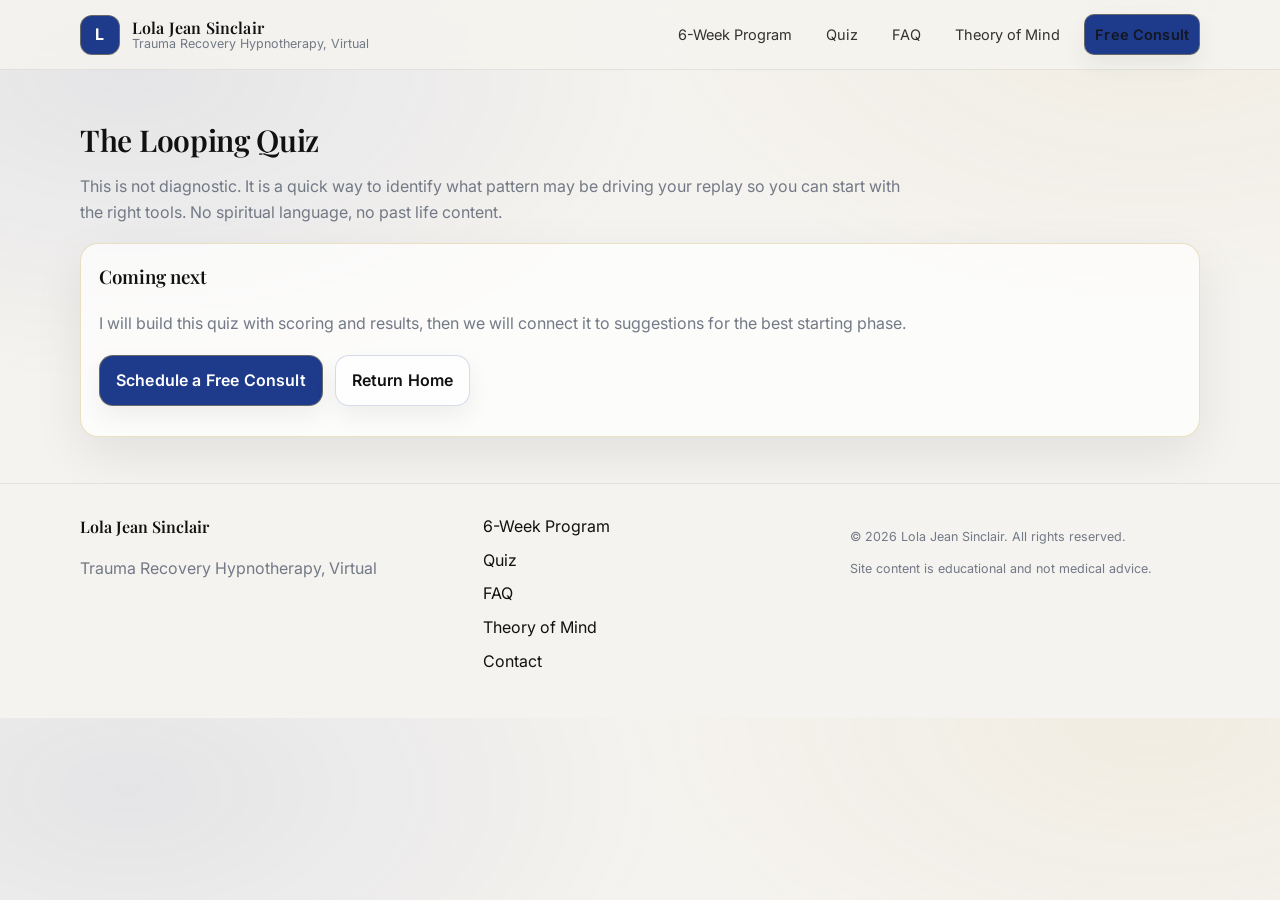
<file: quiz.html>
<!doctype html>
<html lang="en">
<head>
  <meta charset="utf-8" />
  <meta name="viewport" content="width=device-width, initial-scale=1" />
  <title>Looping Quiz | Lola Jean Sinclair</title>
  <meta name="description" content="A short, non-diagnostic quiz to identify patterns that fuel intrusive looping, insomnia, and replay after grief or trauma." />
  <link rel="stylesheet" href="styles.css" />
</head>
<body>
  <header class="site-header">
    <div class="container header-inner">
      <a class="brand" href="index.html" aria-label="Home">
        <span class="brand-mark" aria-hidden="true">L</span>
        <span class="brand-text">
          <span class="brand-name">Lola Jean Sinclair</span>
          <span class="brand-sub">Trauma Recovery Hypnotherapy, Virtual</span>
        </span>
      </a>

      <nav class="nav" aria-label="Primary">
        <a href="program.html">6-Week Program</a>
        <a href="quiz.html">Quiz</a>
        <a href="faq.html">FAQ</a>
        <a href="kappas-theory.html">Theory of Mind</a>
        <a class="btn btn-small" href="contact.html">Free Consult</a>
      </nav>

      <button class="nav-toggle" id="navToggle" aria-label="Open menu" aria-expanded="false" aria-controls="mobileNav">
        <span aria-hidden="true">Menu</span>
      </button>
    </div>

    <div class="mobile-nav" id="mobileNav" hidden>
      <div class="container mobile-nav-inner">
        <a href="program.html">6-Week Program</a>
        <a href="quiz.html">Quiz</a>
        <a href="faq.html">FAQ</a>
        <a href="kappas-theory.html">Theory of Mind</a>
        <a class="btn" href="contact.html">Book a Free Consult</a>
      </div>
    </div>
  </header>

  <main id="main">
    <section class="section">
      <div class="container">
        <div class="section-head">
          <h2>The Looping Quiz</h2>
          <p>
            This is not diagnostic. It is a quick way to identify what pattern may be driving your replay so you can start with the right tools.
            No spiritual language, no past life content.
          </p>
        </div>

        <div class="panel">
          <h3>Coming next</h3>
          <p class="muted">
            I will build this quiz with scoring and results, then we will connect it to suggestions for the best starting phase.
          </p>
          <div class="cta-row">
            <a class="btn" href="contact.html">Schedule a Free Consult</a>
            <a class="btn btn-ghost" href="index.html">Return Home</a>
          </div>
        </div>
      </div>
    </section>
  </main>

  <footer class="site-footer">
    <div class="container footer-grid">
      <div>
        <p class="footer-brand">Lola Jean Sinclair</p>
        <p class="muted">Trauma Recovery Hypnotherapy, Virtual</p>
      </div>
      <div class="footer-links">
        <a href="program.html">6-Week Program</a>
        <a href="quiz.html">Quiz</a>
        <a href="faq.html">FAQ</a>
        <a href="kappas-theory.html">Theory of Mind</a>
        <a href="contact.html">Contact</a>
      </div>
      <div class="muted small">
        <p>© <span id="year"></span> Lola Jean Sinclair. All rights reserved.</p>
        <p>Site content is educational and not medical advice.</p>
      </div>
    </div>
  </footer>

  <script src="script.js"></script>
</body>
</html>
</file>
<file: styles.css>
/* styles.css
   Elegant, calm, non-salesy theme
   Palette: cobalt, stone, pearl white, metallic gold
   Typography: refined serif headings + clean sans body
*/

/* Optional web fonts. If you prefer no external fonts, delete these two lines. */
@import url("https://fonts.googleapis.com/css2?family=Playfair+Display:wght@500;600;700&family=Inter:wght@400;500;600;700&display=swap");

:root{
  /* Palette */
  --bg: #F5F3EF;          /* pearl white */
  --ink: #111111;         /* charcoal ink */
  --stone: #6B7280;       /* stone */
  --cobalt: #1E3A8A;      /* cobalt */
  --gold: #BFA046;        /* metallic gold */

  /* Surfaces */
  --surface: rgba(255,255,255,.72);
  --surface-2: rgba(255,255,255,.58);
  --stroke: rgba(17,17,17,.12);
  --stroke-soft: rgba(17,17,17,.08);

  /* Shadows, keep subtle */
  --shadow-sm: 0 10px 24px rgba(0,0,0,.06);
  --shadow: 0 18px 50px rgba(0,0,0,.08);

  /* Radii */
  --radius: 18px;
  --radius-sm: 12px;

  /* Layout */
  --max: 1120px;

  /* Typography */
  --font-body: "Inter", ui-sans-serif, system-ui, -apple-system, Segoe UI, Roboto, Helvetica, Arial, "Apple Color Emoji","Segoe UI Emoji";
  --font-head: "Playfair Display", ui-serif, Georgia, "Times New Roman", Times, serif;
}

*{ box-sizing: border-box; }
html{ scroll-behavior: smooth; }
body{
  margin:0;
  font-family: var(--font-body);
  color: var(--ink);
  background:
    radial-gradient(900px 520px at 10% 10%, rgba(30,58,138,.08), transparent 60%),
    radial-gradient(900px 520px at 90% 0%, rgba(191,160,70,.08), transparent 58%),
    var(--bg);
  line-height: 1.6;
}

a{ color: inherit; text-decoration: none; }
a:hover{ text-decoration: underline; }

.container{
  width: min(var(--max), calc(100% - 40px));
  margin: 0 auto;
}

/* Accessibility */
.skip-link{
  position:absolute;
  left:-9999px;
  top:auto;
  width:1px;
  height:1px;
  overflow:hidden;
}
.skip-link:focus{
  left:16px;
  top:16px;
  width:auto;
  height:auto;
  padding:10px 12px;
  background:#fff;
  border: 1px solid var(--stroke);
  border-radius: 10px;
  box-shadow: var(--shadow-sm);
  z-index:999;
}

/* Header */
.site-header{
  position: sticky;
  top:0;
  z-index: 50;
  backdrop-filter: blur(10px);
  background: rgba(245,243,239,.84);
  border-bottom: 1px solid var(--stroke-soft);
}
.header-inner{
  display:flex;
  align-items:center;
  justify-content:space-between;
  padding: 14px 0;
  gap: 14px;
}

.brand{
  display:flex;
  align-items:center;
  gap: 12px;
  min-width: 240px;
}
.brand-mark{
  width: 40px;
  height: 40px;
  border-radius: 12px;
  display:grid;
  place-items:center;
  background: var(--cobalt);
  border: 1px solid rgba(191,160,70,.45);
  color: #fff;
  font-weight: 700;
  letter-spacing: .02em;
}
.brand-text{
  display:flex;
  flex-direction:column;
  line-height:1.1;
}
.brand-name{
  font-family: var(--font-head);
  font-weight: 600;
  letter-spacing: .01em;
}
.brand-sub{
  font-size: 12.5px;
  color: rgba(107,114,128,.95);
}

.nav{
  display:flex;
  align-items:center;
  gap: 14px;
}
.nav a{
  font-size: 14.5px;
  color: rgba(17,17,17,.86);
  padding: 8px 10px;
  border-radius: 10px;
}
.nav a:hover{
  background: rgba(30,58,138,.06);
  text-decoration: none;
}

.nav-toggle{
  display:none;
  border:1px solid var(--stroke);
  background: rgba(255,255,255,.65);
  border-radius: 12px;
  padding: 10px 12px;
  box-shadow: var(--shadow-sm);
}

.mobile-nav{
  border-top: 1px solid var(--stroke-soft);
  background: rgba(245,243,239,.92);
}
.mobile-nav-inner{
  display:grid;
  gap: 8px;
  padding: 14px 0 18px;
}
.mobile-nav-inner a{
  padding: 12px 12px;
  border: 1px solid var(--stroke-soft);
  border-radius: 12px;
  background: rgba(255,255,255,.70);
  text-decoration:none;
}
.mobile-nav-inner a.btn{
  border: 1px solid rgba(191,160,70,.35);
}

/* Hero */
.hero{
  padding: 46px 0 26px;
}
.hero-grid{
  display:grid;
  grid-template-columns: 1.25fr .85fr;
  gap: 26px;
  align-items: start;
}

.eyebrow{
  display:inline-flex;
  gap: 10px;
  align-items:center;
  font-size: 12.5px;
  letter-spacing: .12em;
  text-transform: uppercase;
  color: rgba(107,114,128,.95);
  border: 1px solid rgba(191,160,70,.38);
  padding: 8px 12px;
  border-radius: 999px;
  background: rgba(255,255,255,.60);
}

h1{
  margin: 14px 0 10px;
  font-family: var(--font-head);
  font-size: clamp(34px, 4vw, 54px);
  line-height: 1.06;
  letter-spacing: -.02em;
}
.lead{
  margin: 0 0 16px;
  font-size: 18px;
  color: rgba(17,17,17,.84);
  max-width: 64ch;
}

.cta-row{
  display:flex;
  gap: 12px;
  flex-wrap: wrap;
  margin: 18px 0 12px;
}

/* Buttons, calm and confident */
.btn{
  display:inline-flex;
  align-items:center;
  justify-content:center;
  padding: 12px 16px;
  border-radius: 14px;
  background: var(--cobalt);
  color: #fff;
  font-weight: 600;
  letter-spacing: .01em;
  border: 1px solid rgba(191,160,70,.45);
  text-decoration:none;
  box-shadow: var(--shadow-sm);
}
.btn:hover{
  text-decoration:none;
  filter: brightness(1.03);
}
.btn:active{ transform: translateY(1px); }

.btn-small{
  padding: 10px 12px;
  border-radius: 12px;
  font-size: 14px;
}
.btn-wide{ width: 100%; }

.btn-ghost{
  background: rgba(255,255,255,.70);
  color: var(--ink);
  border: 1px solid rgba(30,58,138,.18);
  box-shadow: var(--shadow-sm);
}
.btn-ghost:hover{
  background: rgba(255,255,255,.82);
}

.trust-badges{
  list-style:none;
  padding:0;
  margin: 16px 0 8px;
  display:grid;
  gap: 10px;
}
.trust-badges li{
  display:grid;
  gap: 2px;
  padding: 12px 14px;
  border-radius: 14px;
  border: 1px solid var(--stroke-soft);
  background: rgba(255,255,255,.70);
}
.trust-badges strong{ font-size: 14px; }
.trust-badges span{
  font-size: 13px;
  color: rgba(107,114,128,.95);
}

.fineprint{
  margin: 12px 0 0;
  font-size: 12.5px;
  color: rgba(107,114,128,.95);
  max-width: 74ch;
}

/* Right-side hero card */
.hero-card .glass{
  border-radius: var(--radius);
  border: 1px solid rgba(191,160,70,.38);
  background: rgba(255,255,255,.74);
  box-shadow: var(--shadow);
  padding: 18px;
  position: sticky;
  top: 88px;
}
.card-title{
  margin: 0 0 6px;
  font-family: var(--font-head);
  font-weight: 600;
  font-size: 20px;
}
.card-sub{ margin: 0 0 14px; color: rgba(107,114,128,.95); }

.mini-steps{
  display:grid;
  gap: 10px;
  margin-bottom: 14px;
}
.mini-step{
  border: 1px solid var(--stroke-soft);
  border-radius: 14px;
  padding: 12px 12px;
  background: rgba(255,255,255,.70);
}
.step-kicker{
  font-size: 12px;
  letter-spacing: .12em;
  text-transform: uppercase;
  color: rgba(107,114,128,.95);
}
.step-title{ display:block; font-weight: 650; margin-top: 2px; }
.step-desc{
  display:block;
  color: rgba(107,114,128,.95);
  font-size: 13px;
  margin-top: 2px;
}

/* Sections */
.section{
  padding: 46px 0;
}
.section.alt{
  background: rgba(255,255,255,.38);
  border-top: 1px solid var(--stroke-soft);
  border-bottom: 1px solid var(--stroke-soft);
}
.section-head{
  display:grid;
  gap: 10px;
  margin-bottom: 18px;
  max-width: 82ch;
}
.section-head h2{
  margin:0;
  font-family: var(--font-head);
  font-weight: 600;
  font-size: 30px;
  letter-spacing: -.01em;
}
.section-head p{ margin:0; color: rgba(107,114,128,.95); }

.cards{
  display:grid;
  grid-template-columns: repeat(3, 1fr);
  gap: 14px;
}
.card{
  border-radius: var(--radius);
  border: 1px solid var(--stroke-soft);
  background: rgba(255,255,255,.72);
  box-shadow: var(--shadow-sm);
  padding: 18px;
}
.card h3{
  margin: 0 0 8px;
  font-family: var(--font-head);
  font-weight: 600;
}
.card p{ margin: 0; color: rgba(107,114,128,.95); }

/* Two-column layout */
.two-col{
  display:grid;
  grid-template-columns: 1.05fr .95fr;
  gap: 18px;
  align-items: start;
}
.muted{ color: rgba(107,114,128,.95); }

/* Timeline */
.timeline{
  margin: 14px 0 0;
  padding: 0;
  list-style: none;
  display:grid;
  gap: 10px;
}
.timeline li{
  border: 1px solid rgba(30,58,138,.14);
  border-left: 3px solid rgba(191,160,70,.60);
  border-radius: 16px;
  padding: 14px 14px;
  background: rgba(255,255,255,.72);
}
.t-title{ display:block; font-weight: 650; }
.t-desc{ display:block; color: rgba(107,114,128,.95); margin-top: 4px; }

/* Side panel */
.panel{
  border-radius: var(--radius);
  border: 1px solid rgba(191,160,70,.30);
  background: rgba(255,255,255,.70);
  box-shadow: var(--shadow);
  padding: 18px;
}
.panel h3{
  margin-top: 0;
  font-family: var(--font-head);
  font-weight: 600;
}
.story{
  border: 1px solid var(--stroke-soft);
  border-radius: 16px;
  padding: 12px 12px;
  background: rgba(255,255,255,.72);
  margin-top: 10px;
}
.story-title{
  margin: 0 0 6px;
  font-weight: 650;
}
.story-body{ margin: 0; color: rgba(107,114,128,.95); }

/* Links that feel premium, not salesy */
.link{
  display:inline-block;
  margin-top: 12px;
  color: var(--cobalt);
  font-weight: 650;
  text-decoration: none;
  border-bottom: 1px solid rgba(191,160,70,.55);
  padding-bottom: 2px;
}
.link:hover{
  text-decoration:none;
  border-bottom-color: rgba(191,160,70,.95);
}

/* CTA slab */
.cta-slab{
  display:flex;
  align-items:center;
  justify-content:space-between;
  gap: 14px;
  padding: 18px;
  border-radius: var(--radius);
  border: 1px solid rgba(30,58,138,.16);
  background: rgba(255,255,255,.72);
  box-shadow: var(--shadow-sm);
}
.cta-slab h3{
  margin: 0 0 6px;
  font-family: var(--font-head);
  font-weight: 600;
}
.cta-slab p{ margin: 0; }

/* Footer */
.site-footer{
  padding: 30px 0 44px;
  border-top: 1px solid var(--stroke-soft);
  background: rgba(245,243,239,.75);
}
.footer-grid{
  display:grid;
  grid-template-columns: 1.1fr 1fr 1fr;
  gap: 18px;
  align-items:start;
}
.footer-brand{
  margin: 0;
  font-family: var(--font-head);
  font-weight: 600;
  font-size: 16px;
}
.footer-links{
  display:grid;
  gap: 8px;
}
.small{ font-size: 12.5px; }

/* Responsive */
@media (max-width: 980px){
  .hero-grid{ grid-template-columns: 1fr; }
  .hero-card .glass{ position: relative; top: 0; }
  .cards{ grid-template-columns: 1fr; }
  .two-col{ grid-template-columns: 1fr; }
  .footer-grid{ grid-template-columns: 1fr; }
}

@media (max-width: 820px){
  .nav{ display:none; }
  .nav-toggle{ display:inline-flex; }
  .cta-slab{ flex-direction: column; align-items: flex-start; }
}
</file>
